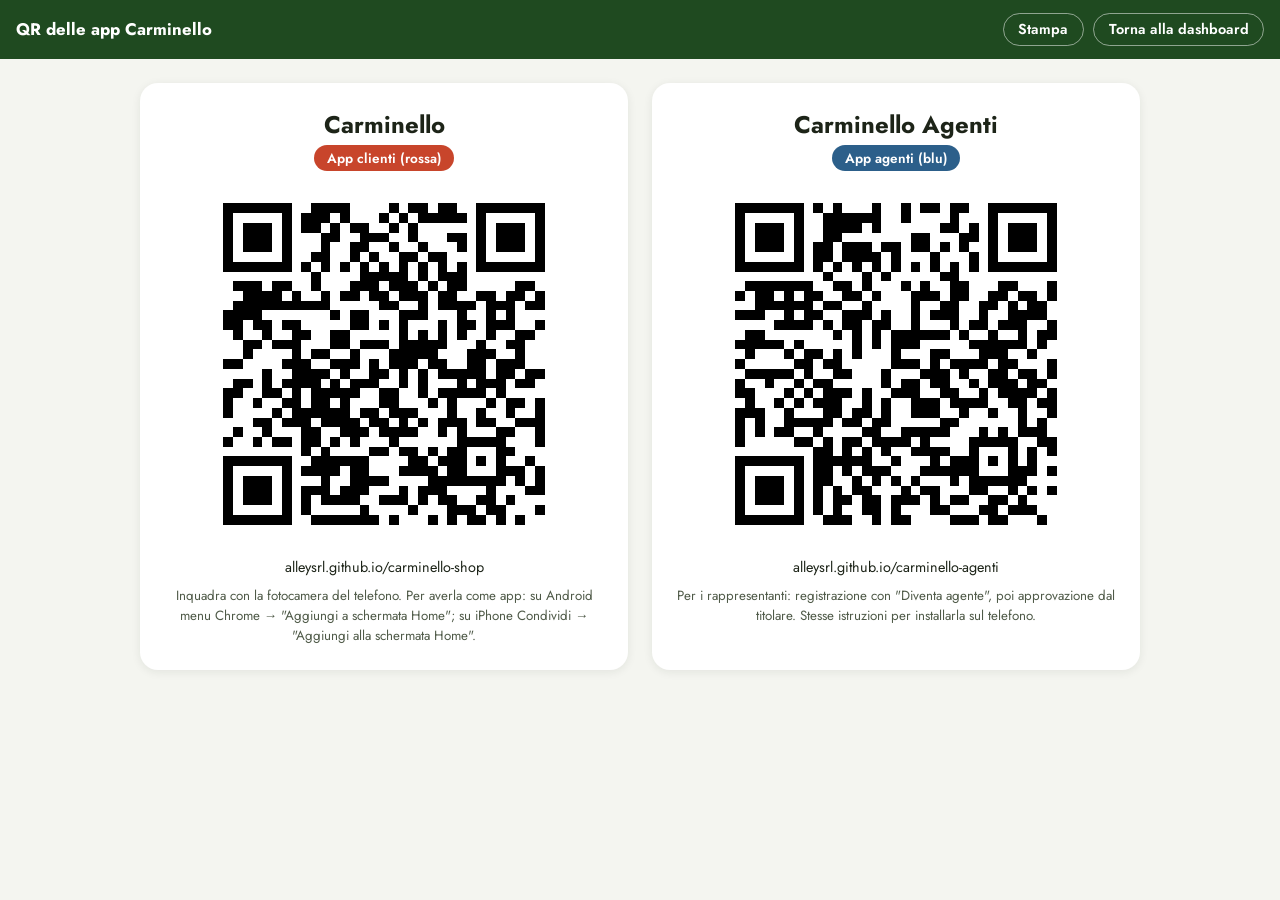
<file: qr.html>
<!DOCTYPE html>
<html lang="it">
<head>
<meta charset="UTF-8"><meta name="viewport" content="width=device-width, initial-scale=1"><meta name="robots" content="noindex">
<title>QR delle app Carminello</title>
<link rel="icon" href="assets/icons/favicon-32.png">
<link href="https://fonts.googleapis.com/css2?family=Jost:wght@400;500;600;700&display=swap" rel="stylesheet">
<style>
  body { margin:0; font-family:"Jost","Helvetica Neue",Arial,sans-serif; color:#1d2418; background:#f4f5f0; }
  .bar { display:flex; gap:.6rem; align-items:center; padding:.8rem 1rem; background:#1f4a20; color:#fff; }
  .bar a, .bar button { color:#fff; background:transparent; border:1px solid rgba(255,255,255,.5); border-radius:999px; padding:.35rem .9rem; font:600 .9rem "Jost",sans-serif; cursor:pointer; text-decoration:none; }
  .bar b { margin-right:auto; font-size:1.05rem; }
  main { display:grid; grid-template-columns:1fr 1fr; gap:1.5rem; max-width:1000px; margin:1.5rem auto; padding:0 1rem; }
  @media (max-width:700px) { main { grid-template-columns:1fr; } }
  .qr { background:#fff; border-radius:18px; padding:1.5rem; text-align:center; box-shadow:0 2px 10px rgba(29,36,24,.08); page-break-inside:avoid; }
  .qr h1 { margin:0 0 .2rem; font-size:1.5rem; } .qr .col { display:inline-block; padding:.2rem .8rem; border-radius:999px; color:#fff; font-weight:600; font-size:.85rem; margin-bottom:.8rem; }
  .qr img { width:min(100%, 360px); height:auto; image-rendering:pixelated; }
  .qr p { margin:.4rem 0; } .qr .url { font-size:.9rem; word-break:break-all; } .qr small { color:#4f5a48; display:block; margin-top:.6rem; line-height:1.5; }
  @media print { .bar { display:none; } body { background:#fff; } main { max-width:none; margin:0; gap:0; } .qr { box-shadow:none; border:1px solid #ddd; border-radius:0; page-break-after:always; min-height:95vh; display:flex; flex-direction:column; justify-content:center; } }
</style>
</head>
<body>
<div class="bar"><b>QR delle app Carminello</b><button onclick="window.print()">Stampa</button><a href="index.html#/impostazioni">Torna alla dashboard</a></div>
<main>
  <section class="qr" id="clienti">
    <h1>Carminello</h1><span class="col" style="background:#c8452b">App clienti (rossa)</span>
    <img src="assets/img/qr-clienti.png" alt="QR app clienti">
    <p class="url">alleysrl.github.io/carminello-shop</p>
    <small>Inquadra con la fotocamera del telefono. Per averla come app: su Android menu Chrome → "Aggiungi a schermata Home"; su iPhone Condividi → "Aggiungi alla schermata Home".</small>
  </section>
  <section class="qr" id="agenti">
    <h1>Carminello Agenti</h1><span class="col" style="background:#2c5f8a">App agenti (blu)</span>
    <img src="assets/img/qr-agenti.png" alt="QR app agenti">
    <p class="url">alleysrl.github.io/carminello-agenti</p>
    <small>Per i rappresentanti: registrazione con "Diventa agente", poi approvazione dal titolare. Stesse istruzioni per installarla sul telefono.</small>
  </section>
</main>
<script>
  // ?app=clienti oppure ?app=agenti: mostra solo quel QR
  const app = new URLSearchParams(location.search).get("app");
  if (app === "clienti" || app === "agenti") { document.querySelectorAll("section.qr").forEach(s => { if (s.id !== app) s.remove(); }); document.querySelector("main").style.gridTemplateColumns = "1fr"; document.querySelector("main").style.maxWidth = "520px"; }
</script>
</body>
</html>
</file>
